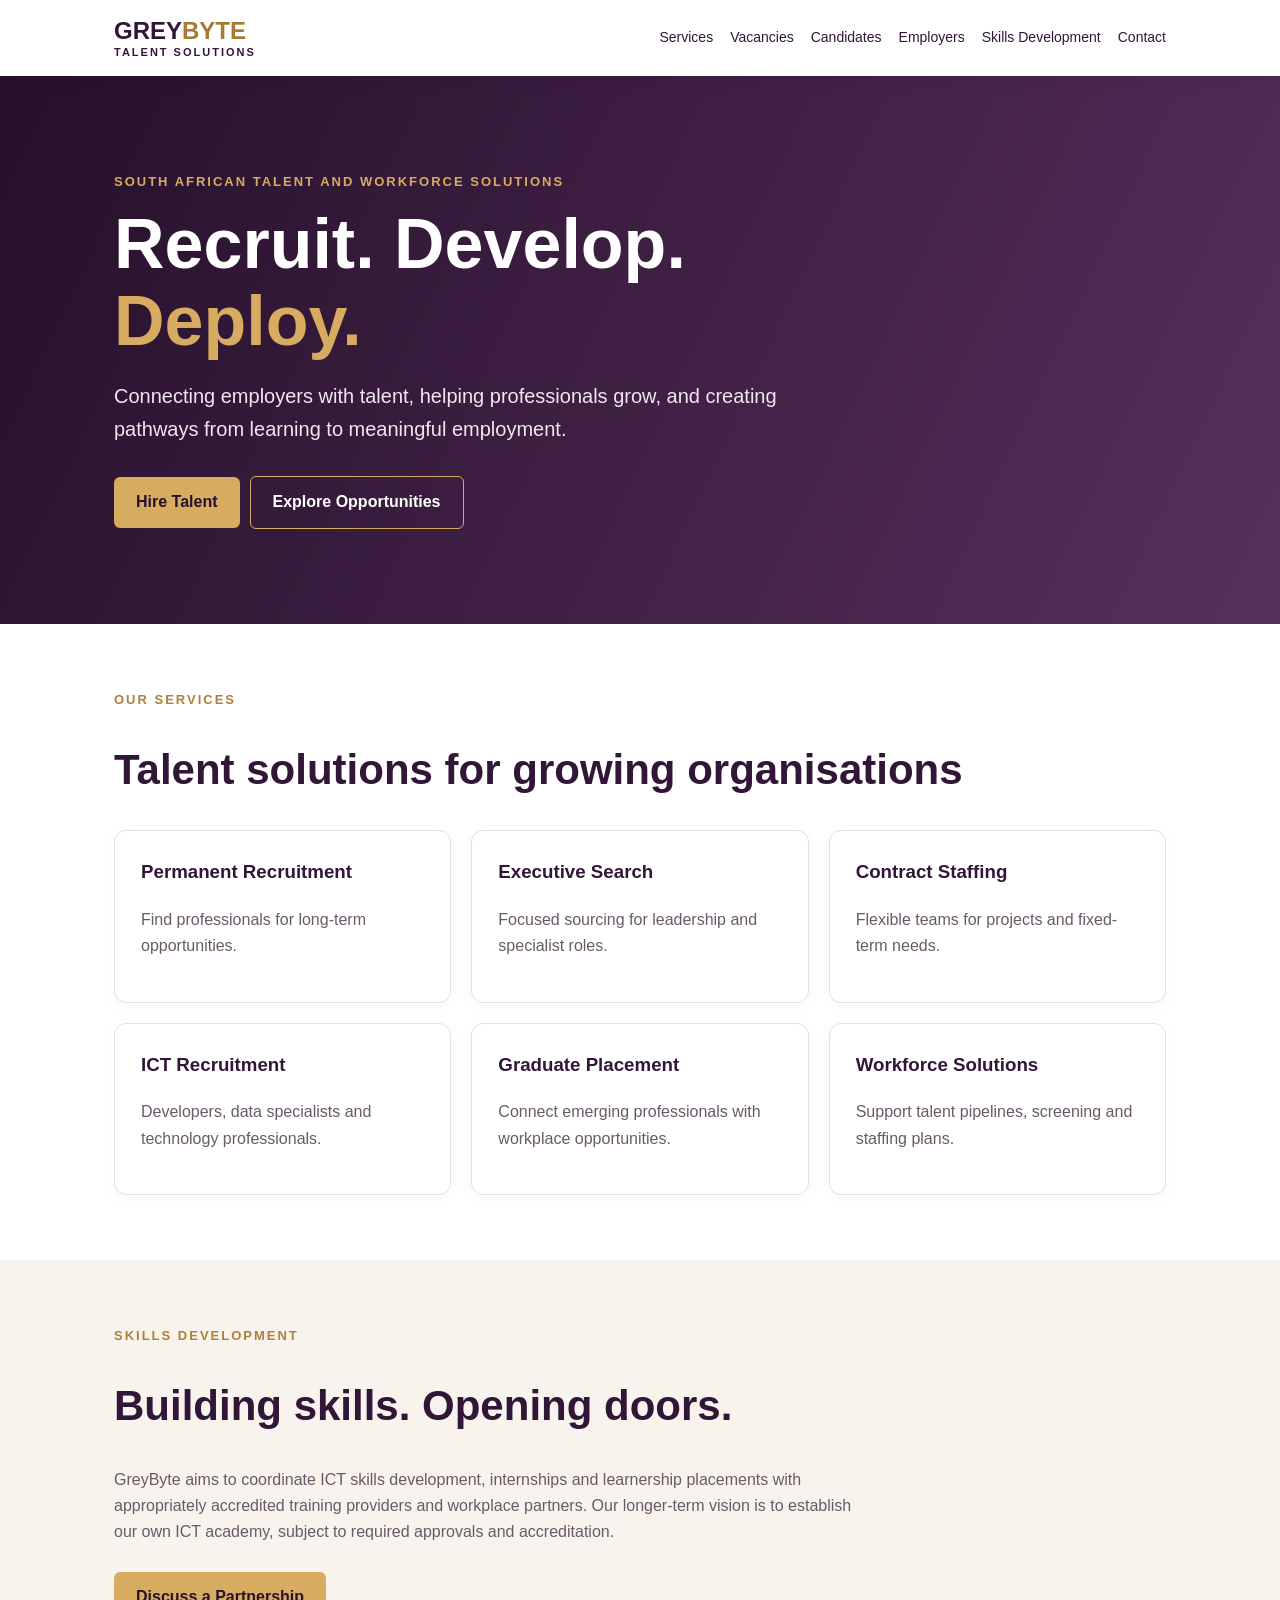
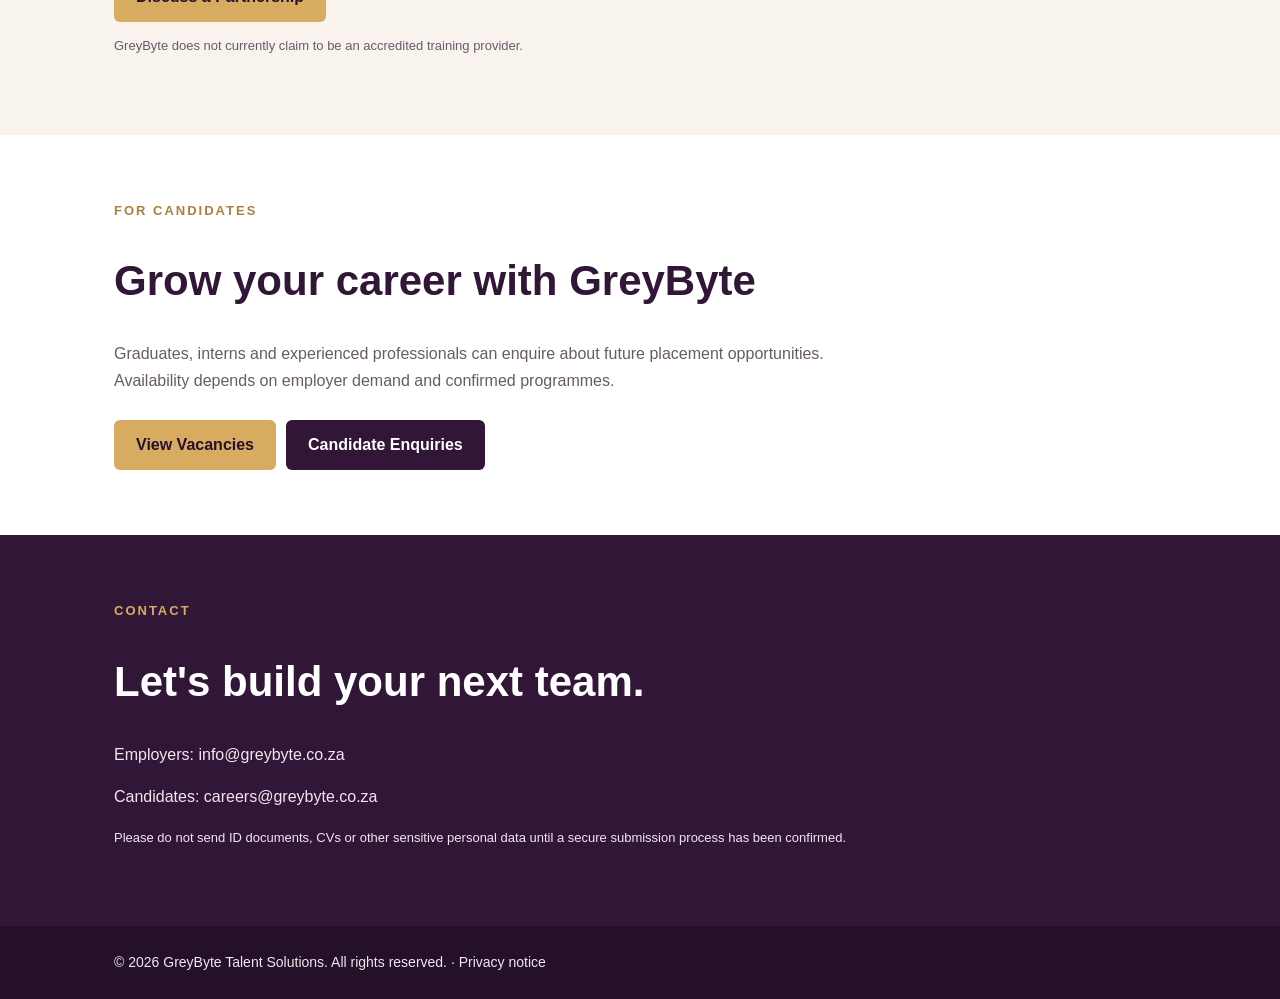
<file: index.html>
<!doctype html><html lang="en"><head><meta charset="utf-8"><meta name="viewport" content="width=device-width,initial-scale=1"><meta name="description" content="GreyByte Talent Solutions — recruitment, executive search, contract staffing and skills partnerships in South Africa."><title>GreyByte Talent Solutions | Recruit. Develop. Deploy.</title><link rel="stylesheet" href="styles.css"></head><body><header><nav class="wrap"><a href="index.html" class="brand">GREY<span>BYTE</span><small>TALENT SOLUTIONS</small></a><div class="links"><a href="index.html#services">Services</a><a href="vacancies.html">Vacancies</a><a href="candidates.html">Candidates</a><a href="employers.html">Employers</a><a href="index.html#skills">Skills Development</a><a href="index.html#contact">Contact</a></div></nav></header><main><section class="hero"><div class="wrap"><div class="tag">South African talent and workforce solutions</div><h1>Recruit. Develop.<br><span style="color:#D7AB60">Deploy.</span></h1><p>Connecting employers with talent, helping professionals grow, and creating pathways from learning to meaningful employment.</p><a class="btn" href="employers.html">Hire Talent</a><a class="btn outline" href="vacancies.html">Explore Opportunities</a></div></section><section id="services"><div class="wrap"><div class="tag">Our services</div><h2>Talent solutions for growing organisations</h2><div class="grid"><article class="card"><h3>Permanent Recruitment</h3><p>Find professionals for long-term opportunities.</p></article><article class="card"><h3>Executive Search</h3><p>Focused sourcing for leadership and specialist roles.</p></article><article class="card"><h3>Contract Staffing</h3><p>Flexible teams for projects and fixed-term needs.</p></article><article class="card"><h3>ICT Recruitment</h3><p>Developers, data specialists and technology professionals.</p></article><article class="card"><h3>Graduate Placement</h3><p>Connect emerging professionals with workplace opportunities.</p></article><article class="card"><h3>Workforce Solutions</h3><p>Support talent pipelines, screening and staffing plans.</p></article></div></div></section><section class="soft" id="skills"><div class="wrap"><div class="tag">Skills development</div><h2>Building skills. Opening doors.</h2><p class="muted stack">GreyByte aims to coordinate ICT skills development, internships and learnership placements with appropriately accredited training providers and workplace partners. Our longer-term vision is to establish our own ICT academy, subject to required approvals and accreditation.</p><a class="btn" href="employers.html">Discuss a Partnership</a><p class="muted small">GreyByte does not currently claim to be an accredited training provider.</p></div></section><section id="graduates"><div class="wrap"><div class="tag">For candidates</div><h2>Grow your career with GreyByte</h2><p class="muted stack">Graduates, interns and experienced professionals can enquire about future placement opportunities. Availability depends on employer demand and confirmed programmes.</p><a class="btn" href="vacancies.html">View Vacancies</a><a class="btn dark" href="candidates.html">Candidate Enquiries</a></div></section><section class="dark" id="contact"><div class="wrap"><div class="tag">Contact</div><h2>Let's build your next team.</h2><p>Employers: <a href="mailto:info@greybyte.co.za">info@greybyte.co.za</a></p><p>Candidates: <a href="mailto:careers@greybyte.co.za">careers@greybyte.co.za</a></p><p class="small">Please do not send ID documents, CVs or other sensitive personal data until a secure submission process has been confirmed.</p></div></section></main><footer><div class="wrap">© 2026 GreyByte Talent Solutions. All rights reserved. · <a href="privacy.html">Privacy notice</a></div></footer></body></html>
</file>
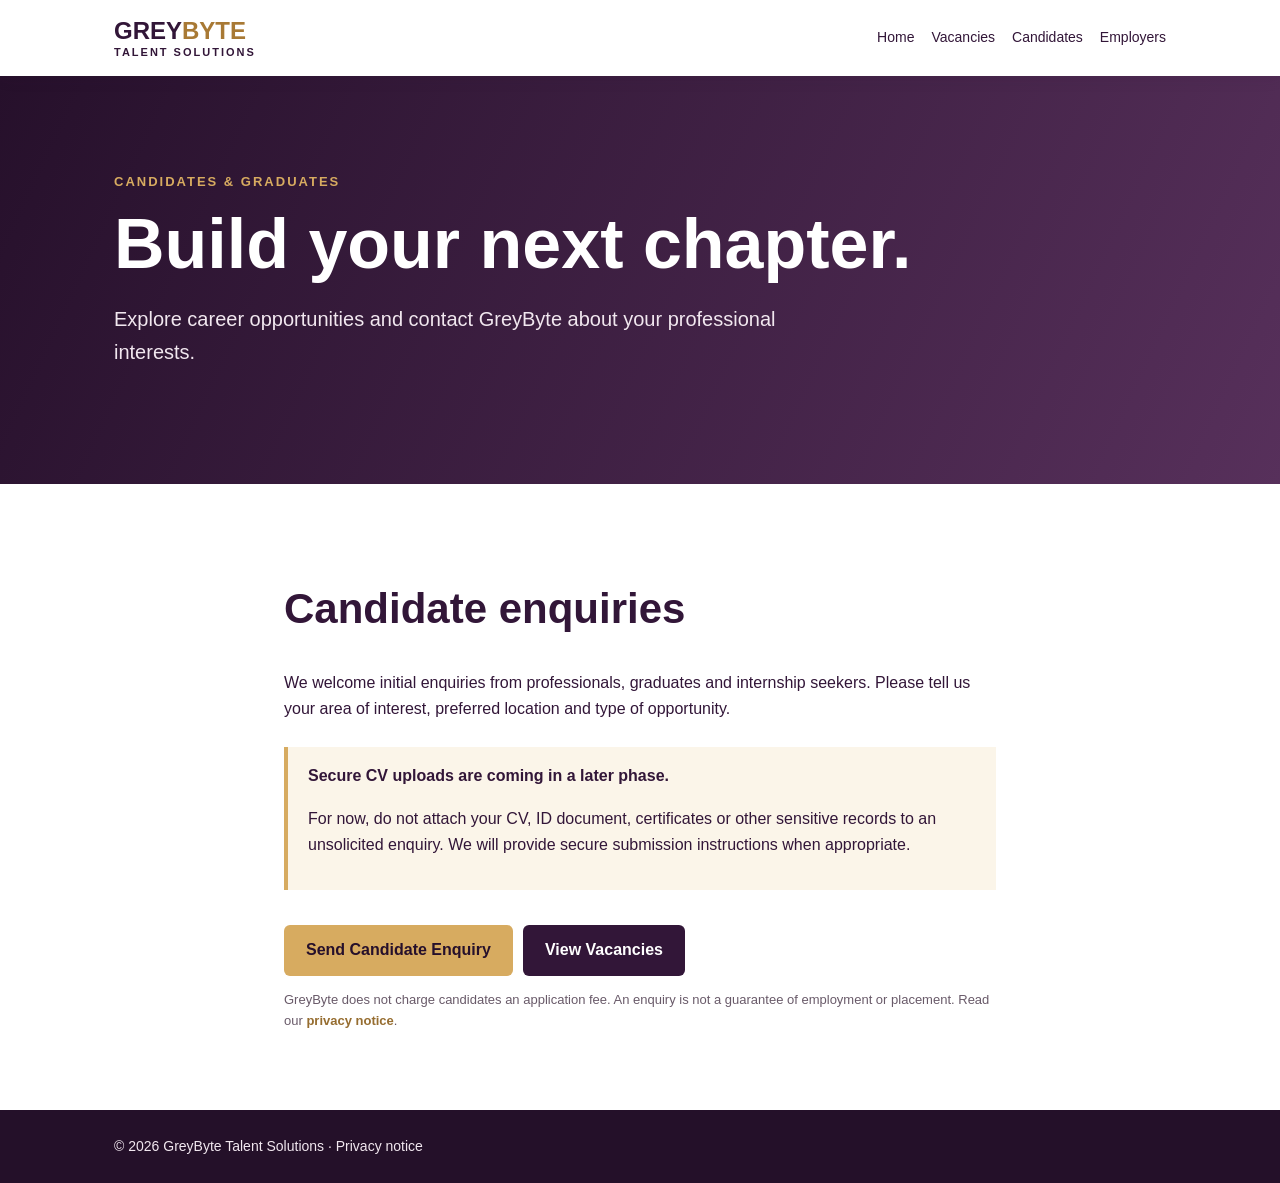
<file: candidates.html>
<!doctype html><html lang="en"><head><meta charset="utf-8"><meta name="viewport" content="width=device-width,initial-scale=1"><meta name="description" content="Contact GreyByte Talent Solutions about recruitment, graduate and internship opportunities."><title>For Candidates | GreyByte Talent Solutions</title><link rel="stylesheet" href="styles.css"></head><body><header><nav class="wrap"><a href="index.html" class="brand">GREY<span>BYTE</span><small>TALENT SOLUTIONS</small></a><div class="links"><a href="index.html">Home</a><a href="vacancies.html">Vacancies</a><a href="candidates.html" aria-current="page">Candidates</a><a href="employers.html">Employers</a></div></nav></header><main><section class="hero"><div class="wrap"><div class="tag">Candidates &amp; graduates</div><h1>Build your next chapter.</h1><p>Explore career opportunities and contact GreyByte about your professional interests.</p></div></section><section><div class="wrap stack"><h2>Candidate enquiries</h2><p>We welcome initial enquiries from professionals, graduates and internship seekers. Please tell us your area of interest, preferred location and type of opportunity.</p><div class="notice"><strong>Secure CV uploads are coming in a later phase.</strong><p>For now, do not attach your CV, ID document, certificates or other sensitive records to an unsolicited enquiry. We will provide secure submission instructions when appropriate.</p></div><a class="btn" href="mailto:careers@greybyte.co.za?subject=Candidate%20career%20enquiry&amp;body=Area%20of%20interest%3A%0APreferred%20location%3A%0AEmployment%20type%3A%0AGeneral%20enquiry%3A">Send Candidate Enquiry</a><a class="btn dark" href="vacancies.html">View Vacancies</a><p class="muted small">GreyByte does not charge candidates an application fee. An enquiry is not a guarantee of employment or placement. Read our <a class="contact" href="privacy.html">privacy notice</a>.</p></div></section></main><footer><div class="wrap">© 2026 GreyByte Talent Solutions · <a href="privacy.html">Privacy notice</a></div></footer></body></html>
</file>
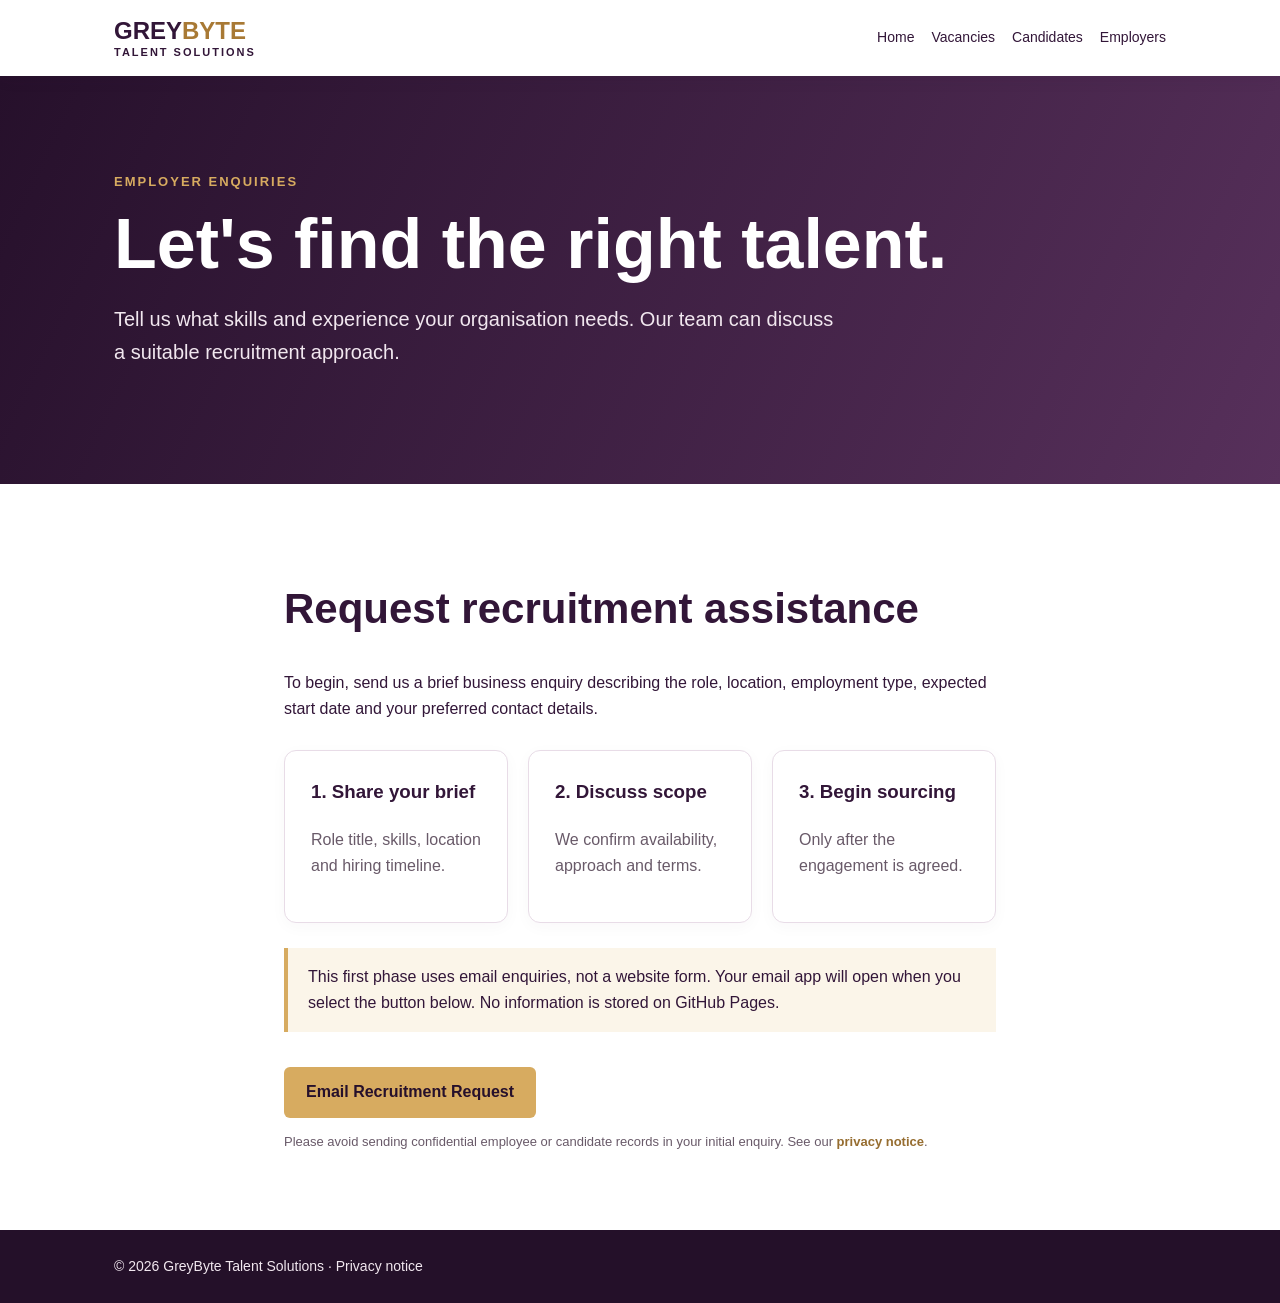
<file: employers.html>
<!doctype html><html lang="en"><head><meta charset="utf-8"><meta name="viewport" content="width=device-width,initial-scale=1"><meta name="description" content="Request recruitment, staffing or talent sourcing assistance from GreyByte Talent Solutions."><title>For Employers | GreyByte Talent Solutions</title><link rel="stylesheet" href="styles.css"></head><body><header><nav class="wrap"><a href="index.html" class="brand">GREY<span>BYTE</span><small>TALENT SOLUTIONS</small></a><div class="links"><a href="index.html">Home</a><a href="vacancies.html">Vacancies</a><a href="candidates.html">Candidates</a><a href="employers.html" aria-current="page">Employers</a></div></nav></header><main><section class="hero"><div class="wrap"><div class="tag">Employer enquiries</div><h1>Let's find the right talent.</h1><p>Tell us what skills and experience your organisation needs. Our team can discuss a suitable recruitment approach.</p></div></section><section><div class="wrap stack"><h2>Request recruitment assistance</h2><p>To begin, send us a brief business enquiry describing the role, location, employment type, expected start date and your preferred contact details.</p><div class="grid" style="grid-template-columns:repeat(auto-fit,minmax(210px,1fr))"><div class="card"><h3>1. Share your brief</h3><p>Role title, skills, location and hiring timeline.</p></div><div class="card"><h3>2. Discuss scope</h3><p>We confirm availability, approach and terms.</p></div><div class="card"><h3>3. Begin sourcing</h3><p>Only after the engagement is agreed.</p></div></div><div class="notice">This first phase uses email enquiries, not a website form. Your email app will open when you select the button below. No information is stored on GitHub Pages.</div><a class="btn" href="mailto:info@greybyte.co.za?subject=Employer%20recruitment%20request&amp;body=Organisation%3A%0ARole%20title%3A%0ALocation%3A%0AEmployment%20type%3A%0AKey%20skills%3A%0AExpected%20start%20date%3A%0AContact%20details%3A">Email Recruitment Request</a><p class="small muted">Please avoid sending confidential employee or candidate records in your initial enquiry. See our <a class="contact" href="privacy.html">privacy notice</a>.</p></div></section></main><footer><div class="wrap">© 2026 GreyByte Talent Solutions · <a href="privacy.html">Privacy notice</a></div></footer></body></html>
</file>
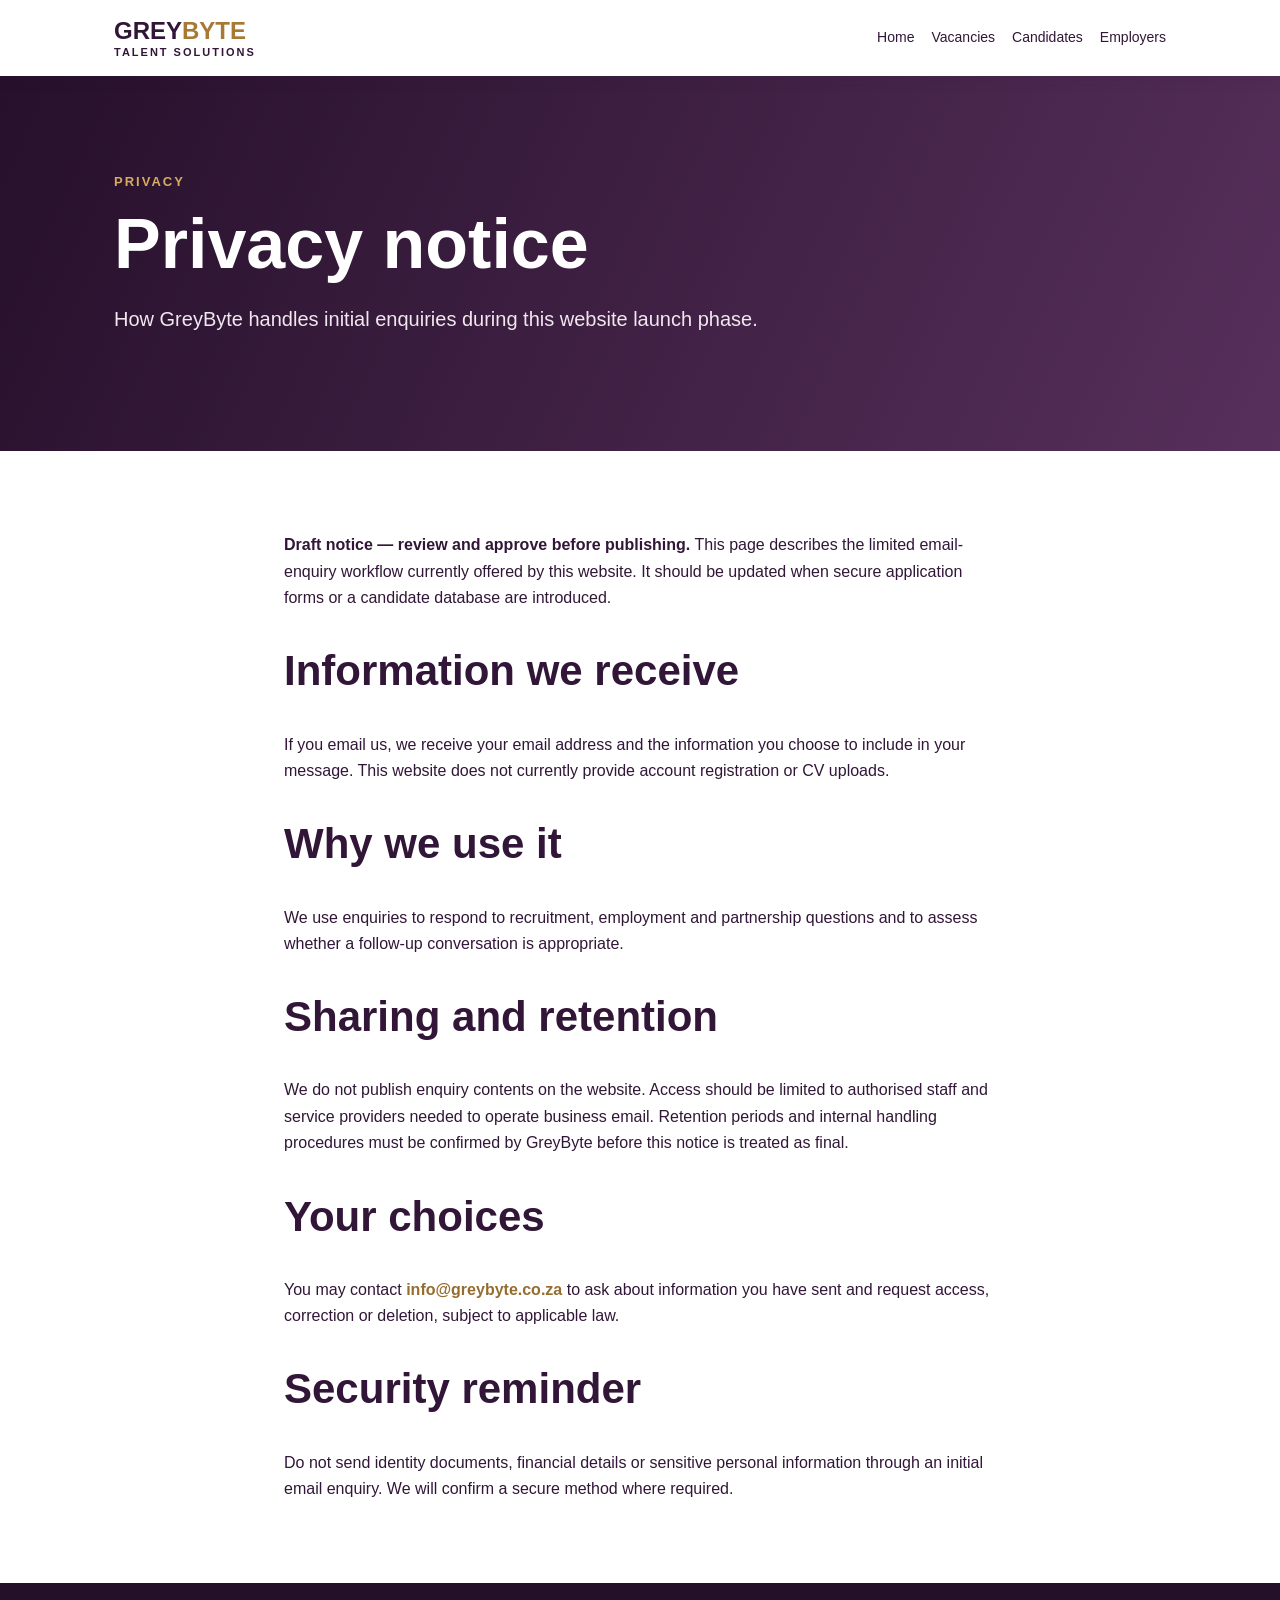
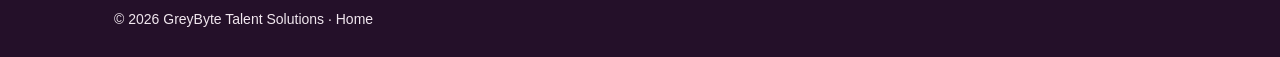
<file: privacy.html>
<!doctype html><html lang="en"><head><meta charset="utf-8"><meta name="viewport" content="width=device-width,initial-scale=1"><title>Privacy Notice | GreyByte Talent Solutions</title><link rel="stylesheet" href="styles.css"></head><body><header><nav class="wrap"><a href="index.html" class="brand">GREY<span>BYTE</span><small>TALENT SOLUTIONS</small></a><div class="links"><a href="index.html">Home</a><a href="vacancies.html">Vacancies</a><a href="candidates.html">Candidates</a><a href="employers.html">Employers</a></div></nav></header><main><section class="hero"><div class="wrap"><div class="tag">Privacy</div><h1>Privacy notice</h1><p>How GreyByte handles initial enquiries during this website launch phase.</p></div></section><section><div class="wrap stack"><p><strong>Draft notice — review and approve before publishing.</strong> This page describes the limited email-enquiry workflow currently offered by this website. It should be updated when secure application forms or a candidate database are introduced.</p><h2>Information we receive</h2><p>If you email us, we receive your email address and the information you choose to include in your message. This website does not currently provide account registration or CV uploads.</p><h2>Why we use it</h2><p>We use enquiries to respond to recruitment, employment and partnership questions and to assess whether a follow-up conversation is appropriate.</p><h2>Sharing and retention</h2><p>We do not publish enquiry contents on the website. Access should be limited to authorised staff and service providers needed to operate business email. Retention periods and internal handling procedures must be confirmed by GreyByte before this notice is treated as final.</p><h2>Your choices</h2><p>You may contact <a class="contact" href="mailto:info@greybyte.co.za?subject=Privacy%20enquiry">info@greybyte.co.za</a> to ask about information you have sent and request access, correction or deletion, subject to applicable law.</p><h2>Security reminder</h2><p>Do not send identity documents, financial details or sensitive personal information through an initial email enquiry. We will confirm a secure method where required.</p></div></section></main><footer><div class="wrap">© 2026 GreyByte Talent Solutions · <a href="index.html">Home</a></div></footer></body></html>
</file>
<file: styles.css>
:root{--navy:#321638;--teal:#D7AB60;--ink:#321638;--muted:#695A69;--plum:#321638;--purple:#795574;--gold:#D7AB60;--ivory:#F8F3EC}*{box-sizing:border-box}html{scroll-behavior:smooth}body{margin:0;font-family:Arial,Helvetica,sans-serif;color:var(--ink);line-height:1.65;background:#fff}a{color:inherit;text-decoration:none}a:hover{text-decoration:underline}.wrap{max-width:1100px;margin:auto;padding:0 24px}header{background:#fff;position:sticky;top:0;z-index:2;box-shadow:0 2px 15px #32163818}nav{display:flex;justify-content:space-between;align-items:center;gap:20px;flex-wrap:wrap;padding-top:17px!important;padding-bottom:17px!important}.brand{font-weight:900;font-size:24px;line-height:1.2}.brand span{color:#A87934}.brand small{display:block;font-size:11px;letter-spacing:2px}.links{display:flex;gap:17px;flex-wrap:wrap;font-size:14px}.links a:hover,.contact{color:#966D30}.hero{background:linear-gradient(115deg,#26102B,#57305B);color:white;padding:95px 0}.hero h1{font-size:clamp(40px,6vw,70px);line-height:1.1;margin:14px 0}.hero h1 span{color:var(--gold)!important}.hero p{font-size:20px;max-width:720px;color:#F1E7EF}.tag{color:#AD803B;font-size:13px;font-weight:700;letter-spacing:2px;text-transform:uppercase}.hero .tag,.dark .tag{color:var(--gold)}.btn{display:inline-block;background:var(--gold);color:#26102B;padding:12px 22px;border-radius:6px;font-weight:700;margin:10px 10px 0 0}.btn:hover{background:#E7BF7C;text-decoration:none}.btn.outline{background:transparent;color:white;border:1px solid var(--gold)}.btn.dark{background:var(--plum);color:white}section{padding:65px 0}h2{font-size:clamp(28px,4vw,42px);line-height:1.2}h3{margin-top:0}.grid{display:grid;grid-template-columns:repeat(3,minmax(0,1fr));gap:20px;margin-top:28px}.card{padding:26px;border:1px solid #E8DCE7;border-radius:12px;background:white;box-shadow:0 4px 16px #32163808}.card p,.muted{color:var(--muted)}.soft{background:var(--ivory)}.dark{background:var(--plum);color:white}.dark p{color:#F1E7EF}footer{background:#241029;color:#F1E7EF;padding:25px 0;font-size:14px}.notice{border-left:4px solid var(--gold);padding:16px 20px;background:#FBF5E9;margin:25px 0}.pill{display:inline-block;padding:4px 10px;background:#F8EDD9;color:#67491D;border-radius:50px;font-size:12px;font-weight:bold}.stack{max-width:760px}.actions{margin-top:24px}.list{padding-left:20px}.contact{font-weight:bold}.subnav{display:flex;gap:15px;flex-wrap:wrap}.small{font-size:13px}:focus-visible{outline:3px solid var(--gold);outline-offset:3px}@media(max-width:750px){.grid{grid-template-columns:1fr}.hero{padding:65px 0}nav{align-items:flex-start}.links{gap:12px}}
</file>
